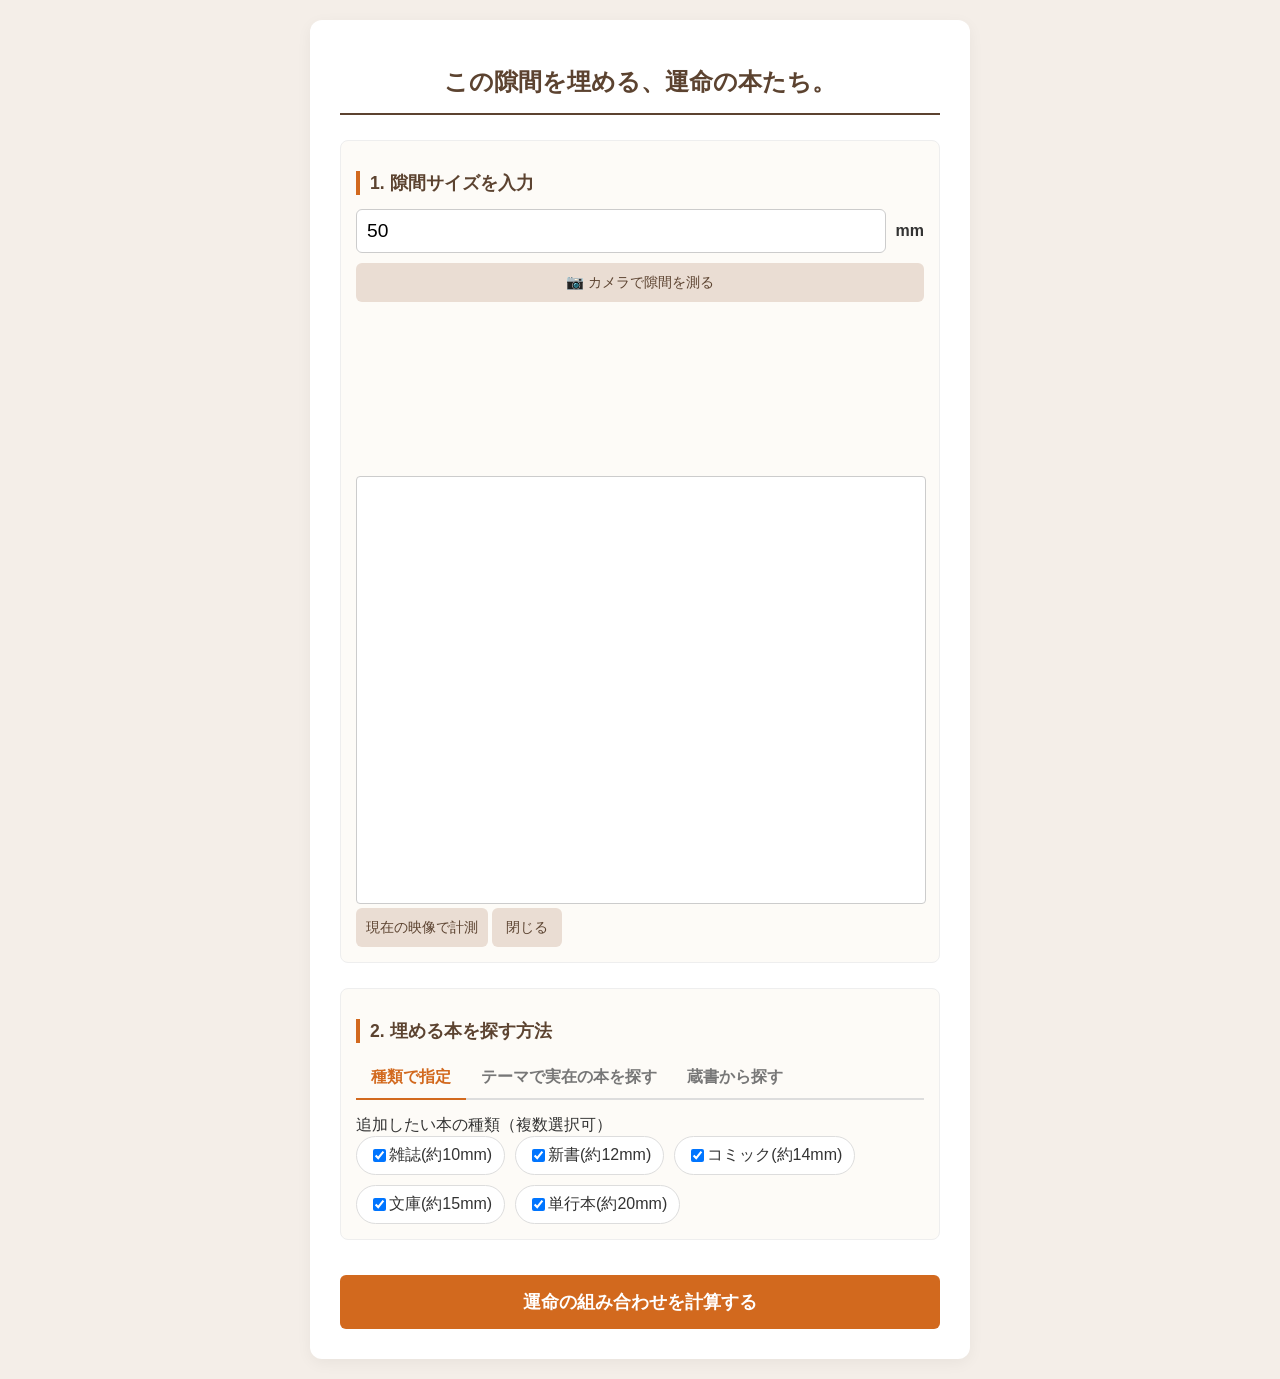
<file: index.html>
<!DOCTYPE html>
<html lang="ja">
<head>
    <meta charset="UTF-8">
    <meta name="viewport" content="width=device-width, initial-scale=1.0">
    <title>本棚の隙間を埋めるアプリ - 拡張仕様版</title>
    <link rel="stylesheet" href="style.css">
</head>
<body>

<div class="container">
    <h1>この隙間を埋める、運命の本たち。</h1>

    <!-- 1. 隙間サイズ入力とARメジャー -->
    <div class="section">
        <h2>1. 隙間サイズを入力</h2>
        <div class="input-group">
            <input type="number" id="gap-size" placeholder="例: 50 (5cmの場合)" value="50">
            <span class="unit">mm</span>
        </div>

        <div class="camera-panel">
            <button id="camera-button" class="btn-secondary" type="button">📷 カメラで隙間を測る</button>
            <div id="camera-wrapper" class="camera-wrapper hidden">
                <video id="camera-video" autoplay playsinline muted></video>
                <canvas id="camera-canvas" width="320" height="240"></canvas>
                <div class="camera-actions">
                    <button id="capture-gap-btn" class="btn-secondary small" type="button">現在の映像で計測</button>
                    <button id="close-camera-btn" class="btn-secondary small" type="button">閉じる</button>
                </div>
            </div>
        </div>
    </div>

    <!-- 2. 検索モードの選択 -->
    <div class="section">
        <h2>2. 埋める本を探す方法</h2>
        
        <div class="tabs">
            <div class="tab active" data-tab="basic" onclick="switchTab('basic')">種類で指定</div>
            <div class="tab" data-tab="api" onclick="switchTab('api')">テーマで実在の本を探す</div>
            <div class="tab" data-tab="scan" onclick="switchTab('scan')">蔵書から探す</div>
        </div>

        <!-- タブ: 基本フォーマット -->
        <div id="tab-basic" class="tab-content active">
            <label>追加したい本の種類（複数選択可）</label>
            <div class="checkbox-group" id="format-checkboxes"></div>
        </div>

        <!-- タブ: API連携 -->
        <div id="tab-api" class="tab-content">
            <label>テーマ・ジャンル（ローカルAPI / モックAPI）</label>
            <select id="api-theme">
                <option value="SF小説">SF小説</option>
                <option value="ミステリー小説">ミステリー小説</option>
                <option value="ビジネス書">ビジネス書</option>
                <option value="プログラミング">プログラミング</option>
                <option value="料理">料理</option>
            </select>
            <p id="api-status" class="note">※APIが未接続でも、ローカルのモックデータで本の候補を表示します。</p>
        </div>

        <!-- タブ: 蔵書スキャン -->
        <div id="tab-scan" class="tab-content">
            <div class="custom-book-entry">
                <div class="custom-book-row">
                    <select id="custom-book-type">
                        <option value="雑誌">雑誌</option>
                        <option value="新書">新書</option>
                        <option value="コミック">コミック</option>
                        <option value="文庫">文庫</option>
                        <option value="単行本">単行本</option>
                    </select>
                    <input type="number" id="custom-book-size" min="5" max="200" placeholder="厚さmm">
                    <button id="add-custom-book-btn" class="btn-secondary small" type="button">追加</button>
                </div>
                <p class="note">持っている本を最大3冊まで追加できます。サイズは自分の本の厚さを入力してください。</p>
            </div>
            <ul id="scanned-books-list" class="scanned-list"></ul>
            <p class="note">追加した本を使って、隙間にぴったり収まる組み合わせを計算します。</p>
        </div>
    </div>

    <!-- 実行ボタン -->
    <button class="btn-primary" onclick="calculateCombinations()">運命の組み合わせを計算する</button>

    <!-- 結果表示エリア -->
    <div id="loading" style="display: none; text-align: center; padding: 20px;">
        計算中・API通信中...
    </div>
    
    <div id="result-area"></div>
    
    <!-- 画像認識イメージ図 (Canvas) -->
    <div id="wireframe-area" style="display: none;">
        <h2>【画像認識イメージ図】収納シミュレーション</h2>
        <canvas id="bookshelf-canvas" width="500" height="200"></canvas>
    </div>
</div>

<script src="script.js"></script>
</body>
</html>
</file>
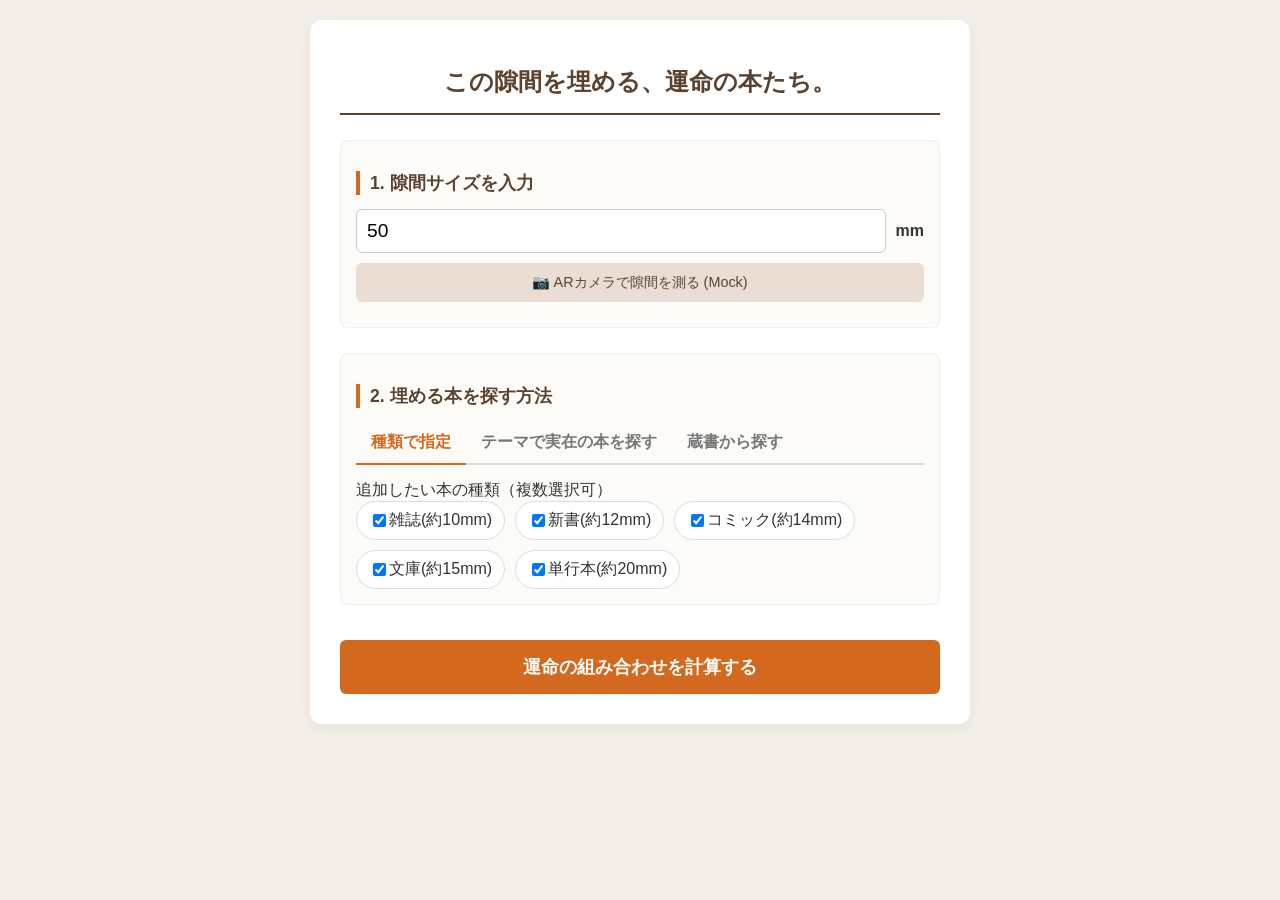
<file: index .html>
<!DOCTYPE html>
<html lang="ja">
<head>
    <meta charset="UTF-8">
    <meta name="viewport" content="width=device-width, initial-scale=1.0">
    <title>本棚の隙間を埋めるアプリ - 拡張仕様版</title>
    <link rel="stylesheet" href="style .css">
</head>
<body>

<div class="container">
    <h1>この隙間を埋める、運命の本たち。</h1>

    <!-- 1. 隙間サイズ入力とARメジャー -->
    <div class="section">
        <h2>1. 隙間サイズを入力</h2>
        <div class="input-group">
            <input type="number" id="gap-size" placeholder="例: 50 (5cmの場合)" value="50">
            <span class="unit">mm</span>
        </div>
        <button class="btn-secondary" onclick="simulateARMeasure()">📷 ARカメラで隙間を測る (Mock)</button>
    </div>

    <!-- 2. 検索モードの選択 -->
    <div class="section">
        <h2>2. 埋める本を探す方法</h2>
        
        <div class="tabs">
            <div class="tab active" onclick="switchTab('basic')">種類で指定</div>
            <div class="tab" onclick="switchTab('api')">テーマで実在の本を探す</div>
            <div class="tab" onclick="switchTab('scan')">蔵書から探す</div>
        </div>

        <!-- タブ: 基本フォーマット -->
        <div id="tab-basic" class="tab-content active">
            <label>追加したい本の種類（複数選択可）</label>
            <div class="checkbox-group" id="format-checkboxes"></div>
        </div>

        <!-- タブ: API連携 -->
        <div id="tab-api" class="tab-content">
            <label>テーマ・ジャンル（Google Books API連携）</label>
            <select id="api-theme">
                <option value="SF小説">SF小説</option>
                <option value="ミステリー小説">ミステリー小説</option>
                <option value="ビジネス書">ビジネス書</option>
                <option value="プログラミング">プログラミング</option>
                <option value="料理">料理</option>
            </select>
            <p class="note">※APIから実際の本を取得し、ページ数から厚さを推算します。</p>
        </div>

        <!-- タブ: 蔵書スキャン -->
        <div id="tab-scan" class="tab-content">
            <button class="btn-secondary" onclick="simulateBarcodeScan()">📱 バーコードをスキャンする (Mock)</button>
            <ul id="scanned-books-list" class="scanned-list"></ul>
            <p class="note">スキャンした手持ちの本の中から、最適な組み合わせを計算します。</p>
        </div>
    </div>

    <!-- 実行ボタン -->
    <button class="btn-primary" onclick="calculateCombinations()">運命の組み合わせを計算する</button>

    <!-- 結果表示エリア -->
    <div id="loading" style="display: none; text-align: center; padding: 20px;">
        計算中・API通信中...
    </div>
    
    <div id="result-area"></div>
    
    <!-- 画像認識イメージ図 (Canvas) -->
    <div id="wireframe-area" style="display: none;">
        <h2>【画像認識イメージ図】収納シミュレーション</h2>
        <canvas id="bookshelf-canvas" width="500" height="200"></canvas>
    </div>
</div>

<script src="script .js"></script>
</body>
</html>
</file>
<file: style.css>
body {
    font-family: "Helvetica Neue", Arial, sans-serif;
    background-color: #f4eee8;
    color: #333;
    margin: 0;
    padding: 20px;
}
.container {
    max-width: 600px;
    margin: 0 auto;
    background: #fff;
    padding: 30px;
    border-radius: 12px;
    box-shadow: 0 4px 15px rgba(0,0,0,0.05);
}
h1 {
    font-size: 1.5rem;
    color: #5c4330;
    text-align: center;
    border-bottom: 2px solid #5c4330;
    padding-bottom: 15px;
    margin-bottom: 25px;
}
h2 {
    font-size: 1.1rem;
    color: #5c4330;
    border-left: 4px solid #d2691e;
    padding-left: 10px;
}
.section {
    margin-bottom: 25px;
    padding: 15px;
    background: #fdfbf7;
    border: 1px solid #eee;
    border-radius: 8px;
}
.input-group {
    display: flex;
    align-items: center;
    margin-bottom: 10px;
}
input[type="number"] {
    flex: 1;
    padding: 10px;
    font-size: 1.2rem;
    border: 1px solid #ccc;
    border-radius: 6px;
}
.unit {
    margin-left: 10px;
    font-weight: bold;
}
.tabs {
    display: flex;
    margin-bottom: 15px;
    border-bottom: 2px solid #ddd;
}
.tab {
    padding: 10px 15px;
    cursor: pointer;
    font-weight: bold;
    color: #777;
}
.tab.active {
    color: #d2691e;
    border-bottom: 2px solid #d2691e;
    margin-bottom: -2px;
}
.tab-content {
    display: none;
}
.tab-content.active {
    display: block;
}
.checkbox-group {
    display: flex;
    flex-wrap: wrap;
    gap: 10px;
}
.checkbox-item {
    background: #fff;
    padding: 8px 12px;
    border-radius: 20px;
    border: 1px solid #ddd;
    display: flex;
    align-items: center;
}
select {
    width: 100%;
    padding: 10px;
    font-size: 1rem;
    border-radius: 6px;
    border: 1px solid #ccc;
}
.btn-primary {
    width: 100%;
    padding: 15px;
    font-size: 1.1rem;
    font-weight: bold;
    color: #fff;
    background-color: #d2691e;
    border: none;
    border-radius: 6px;
    cursor: pointer;
    margin-top: 10px;
}
.btn-primary:hover { background-color: #b55a18; }
.btn-secondary {
    width: 100%;
    padding: 10px;
    font-size: 0.9rem;
    color: #5c4330;
    background-color: #eaddd3;
    border: none;
    border-radius: 6px;
    cursor: pointer;
    margin-bottom: 10px;
}
.note { font-size: 0.8rem; color: #888; }
.custom-book-entry {
    margin-bottom: 12px;
}
.custom-book-row {
    display: flex;
    gap: 8px;
    align-items: center;
    margin-bottom: 8px;
}
.custom-book-row select,
.custom-book-row input {
    flex: 1;
    min-width: 0;
}
.btn-secondary.small {
    width: auto;
    min-width: 70px;
    margin: 0;
}
.scanned-list {
    list-style: none;
    padding: 0;
    margin: 10px 0;
}
.scanned-list li {
    background: #fff;
    padding: 8px;
    border: 1px solid #eee;
    margin-bottom: 5px;
    border-radius: 4px;
    font-size: 0.9rem;
    display: flex;
    justify-content: space-between;
    gap: 12px;
}
.scanned-list li button {
    background: transparent;
    border: 1px solid #d2691e;
    color: #d2691e;
    border-radius: 4px;
    padding: 4px 8px;
    cursor: pointer;
}
.result-card {
    background: #fffaf0;
    border-left: 5px solid #d2691e;
    padding: 15px;
    margin-bottom: 15px;
    border-radius: 4px;
    box-shadow: 0 2px 5px rgba(0,0,0,0.05);
}
.result-title { font-weight: bold; font-size: 1.1rem; color: #d2691e; margin-bottom: 5px; }
.result-info { font-size: 0.95rem; color: #666; font-weight: bold; margin-bottom: 10px; background: #fff9f0; padding: 8px; border-radius: 4px; }
.result-details { font-size: 0.9rem; color: #555; }
.book-item { font-size: 0.95rem; margin-top: 5px; }
.book-boxes-container {
    display: flex;
    gap: 4px;
    align-items: flex-end;
    height: 120px;
    padding: 10px;
    background: #fff;
    border: 1px solid #e8dcc8;
    border-radius: 6px;
    margin-bottom: 10px;
}
.book-box {
    flex: 0 0 auto;
    background: linear-gradient(135deg, #d2691e, #a0522d);
    border: 1px solid #5c4330;
    border-radius: 2px;
    box-shadow: inset 0 1px 2px rgba(255,255,255,0.3);
}
.result-book-list {
    display: flex;
    flex-wrap: wrap;
    gap: 8px;
    margin: 10px 0;
}
.result-book-badge {
    background: #ffe8d6;
    border: 1px solid #d2691e;
    color: #5c4330;
    padding: 6px 10px;
    border-radius: 16px;
    font-size: 0.85rem;
}
canvas {
    background: #fff;
    border: 1px solid #ccc;
    width: 100%;
    border-radius: 4px;
    margin-top: 10px;
}
</file>
<file: style .css>
body {
    font-family: "Helvetica Neue", Arial, sans-serif;
    background-color: #f4eee8;
    color: #333;
    margin: 0;
    padding: 20px;
}
.container {
    max-width: 600px;
    margin: 0 auto;
    background: #fff;
    padding: 30px;
    border-radius: 12px;
    box-shadow: 0 4px 15px rgba(0,0,0,0.05);
}
h1 {
    font-size: 1.5rem;
    color: #5c4330;
    text-align: center;
    border-bottom: 2px solid #5c4330;
    padding-bottom: 15px;
    margin-bottom: 25px;
}
h2 {
    font-size: 1.1rem;
    color: #5c4330;
    border-left: 4px solid #d2691e;
    padding-left: 10px;
}
.section {
    margin-bottom: 25px;
    padding: 15px;
    background: #fdfbf7;
    border: 1px solid #eee;
    border-radius: 8px;
}
.input-group {
    display: flex;
    align-items: center;
    margin-bottom: 10px;
}
input[type="number"] {
    flex: 1;
    padding: 10px;
    font-size: 1.2rem;
    border: 1px solid #ccc;
    border-radius: 6px;
}
.unit {
    margin-left: 10px;
    font-weight: bold;
}
.tabs {
    display: flex;
    margin-bottom: 15px;
    border-bottom: 2px solid #ddd;
}
.tab {
    padding: 10px 15px;
    cursor: pointer;
    font-weight: bold;
    color: #777;
}
.tab.active {
    color: #d2691e;
    border-bottom: 2px solid #d2691e;
    margin-bottom: -2px;
}
.tab-content {
    display: none;
}
.tab-content.active {
    display: block;
}
.checkbox-group {
    display: flex;
    flex-wrap: wrap;
    gap: 10px;
}
.checkbox-item {
    background: #fff;
    padding: 8px 12px;
    border-radius: 20px;
    border: 1px solid #ddd;
    display: flex;
    align-items: center;
}
select {
    width: 100%;
    padding: 10px;
    font-size: 1rem;
    border-radius: 6px;
    border: 1px solid #ccc;
}
.btn-primary {
    width: 100%;
    padding: 15px;
    font-size: 1.1rem;
    font-weight: bold;
    color: #fff;
    background-color: #d2691e;
    border: none;
    border-radius: 6px;
    cursor: pointer;
    margin-top: 10px;
}
.btn-primary:hover { background-color: #b55a18; }
.btn-secondary {
    width: 100%;
    padding: 10px;
    font-size: 0.9rem;
    color: #5c4330;
    background-color: #eaddd3;
    border: none;
    border-radius: 6px;
    cursor: pointer;
    margin-bottom: 10px;
}
.note { font-size: 0.8rem; color: #888; }
.scanned-list {
    list-style: none;
    padding: 0;
    margin: 10px 0;
}
.scanned-list li {
    background: #fff;
    padding: 8px;
    border: 1px solid #eee;
    margin-bottom: 5px;
    border-radius: 4px;
    font-size: 0.9rem;
}
.result-card {
    background: #fffaf0;
    border-left: 5px solid #d2691e;
    padding: 15px;
    margin-bottom: 15px;
    border-radius: 4px;
    box-shadow: 0 2px 5px rgba(0,0,0,0.05);
}
.result-title { font-weight: bold; font-size: 1.1rem; color: #d2691e; margin-bottom: 5px; }
.result-info { font-size: 0.95rem; color: #666; font-weight: bold; margin-bottom: 10px; background: #fff9f0; padding: 8px; border-radius: 4px; }
.result-details { font-size: 0.9rem; color: #555; }
.book-item { font-size: 0.95rem; margin-top: 5px; }
.book-boxes-container {
    display: flex;
    gap: 4px;
    align-items: flex-end;
    height: 120px;
    padding: 10px;
    background: #fff;
    border: 1px solid #e8dcc8;
    border-radius: 6px;
    margin-bottom: 10px;
}
.book-box {
    flex: 0 0 auto;
    background: linear-gradient(135deg, #d2691e, #a0522d);
    border: 1px solid #5c4330;
    border-radius: 2px;
    box-shadow: inset 0 1px 2px rgba(255,255,255,0.3);
}
.result-book-list {
    display: flex;
    flex-wrap: wrap;
    gap: 8px;
    margin: 10px 0;
}
.result-book-badge {
    background: #ffe8d6;
    border: 1px solid #d2691e;
    color: #5c4330;
    padding: 6px 10px;
    border-radius: 16px;
    font-size: 0.85rem;
}
canvas {
    background: #fff;
    border: 1px solid #ccc;
    width: 100%;
    border-radius: 4px;
    margin-top: 10px;
}
</file>
